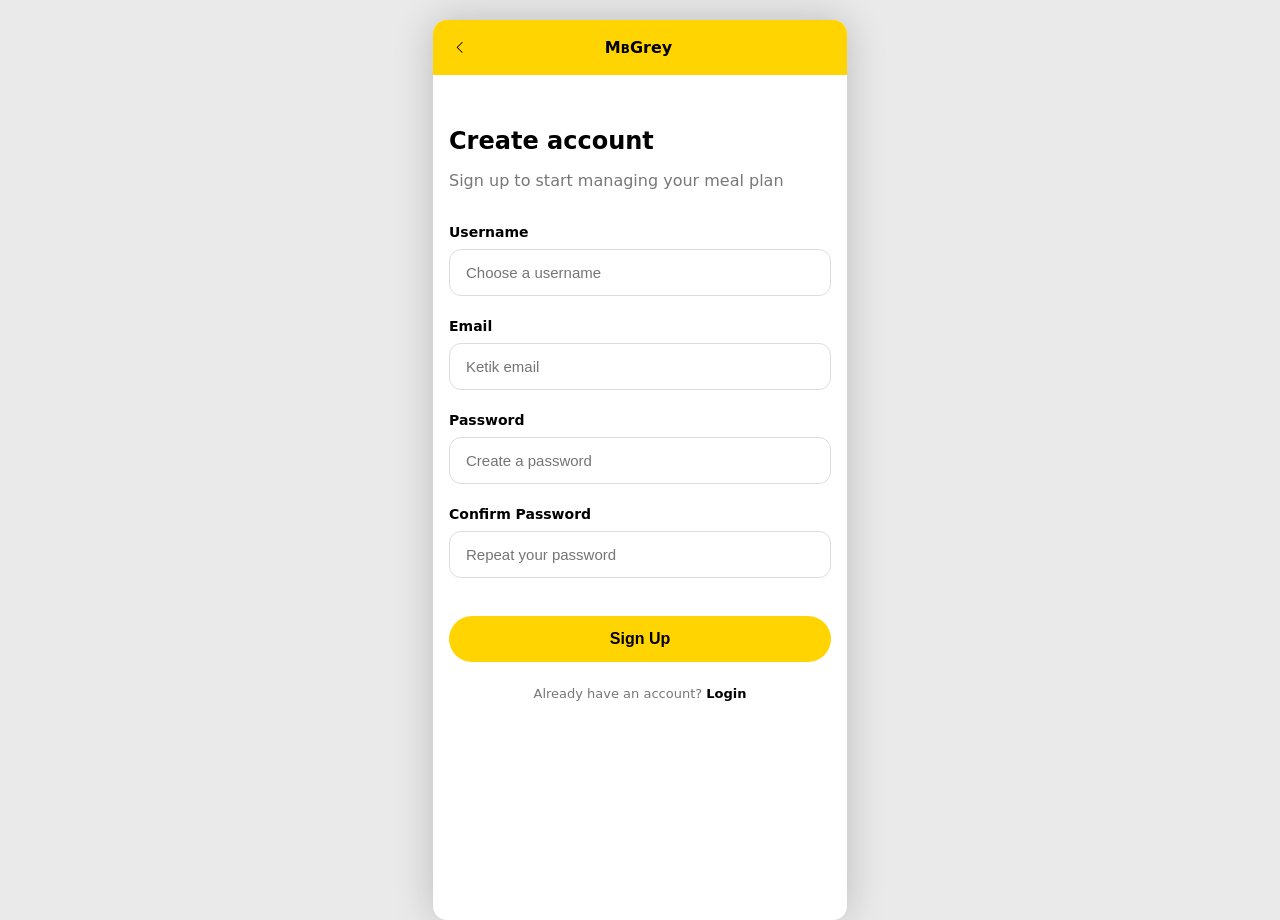
<file: daftar.html>
<!DOCTYPE html>
<html lang="en">
<head>
  <meta charset="UTF-8" />
  <title>Sign Up</title>
  <meta name="viewport" content="width=device-width, initial-scale=1" />

  <link href="https://cdn.jsdelivr.net/npm/bootstrap-icons/font/bootstrap-icons.css" rel="stylesheet">
  <link rel="stylesheet" href="assets/style.css" />
</head>
<body>

<div class="app-container">

  <header class="app-header">
    <div style="display:flex;align-items:center;justify-content:space-between;">
      <button class="icon-btn" onclick="history.back()">
        <i class="bi bi-chevron-left"></i>
      </button>
      <h4 style="margin:0;font-weight:700;">M<span style="font-size:12px;">B</span>Grey</h4>
      <div style="width:24px;"></div>
    </div>
  </header>

  <main class="app-content" style="padding-top:32px;">

    <h2 style="margin-bottom:8px;">Create account</h2>
    <p style="color:#777;margin-bottom:32px;">
      Sign up to start managing your meal plan
    </p>

    <form id="signupForm" style="width:100%;">

      <div style="margin-bottom:20px;">
        <label style="font-size:14px;font-weight:600;">Username</label>
        <input type="text" id="username" placeholder="Choose a username" required 
		style="width:100%;padding:14px 16px;border-radius:12px;border:1px solid #ddd;margin-top:8px;
            font-size:15px;"/>
      </div>
      
      <div style="margin-bottom:20px;">
        <label style="font-size:14px;font-weight:600;">Email</label>
        <input type="text" id="email" placeholder="Ketik email" required
          style="width:100%;padding:14px 16px;border-radius:12px;border:1px solid #ddd;margin-top:8px;font-size:15px;"/>
      </div>

      <div style="margin-bottom:20px;">
        <label style="font-size:14px;font-weight:600;">Password</label>
        <input type="password" id="password" placeholder="Create a password" required
          style="width:100%;padding:14px 16px;border-radius:12px;border:1px solid #ddd;margin-top:8px;font-size:15px;"/>
      </div>

      <div style="margin-bottom:28px;">
        <label style="font-size:14px;font-weight:600;">Confirm Password</label>
        <input type="password" id="confirmPassword" placeholder="Repeat your password" required 
		style="width:100%;padding:14px 16px;border-radius:12px;border:1px solid #ddd;margin-top:8px;font-size:15px;"/>
      </div>

      <button type="submit" class="btn-make" style="background:#FFD400;border:none;padding:14px;font-size:16px;border-radius:999px;">
        Sign Up
      </button>

    </form>

    <p style="text-align:center;margin-top:24px;font-size:13px;color:#777; ">
      Already have an account?
      <a href="login.html" style="font-weight:700;color:#000;text-decoration:none;">
        Login
      </a>
    </p>

  </main>

</div>

<script>
  document.getElementById('signupForm').addEventListener('submit', function (e) {
    e.preventDefault()

    const username = document.getElementById('username').value
    const password = document.getElementById('password').value
    const confirmPassword = document.getElementById('confirmPassword').value

    if (password !== confirmPassword) {
      alert('Password tidak sama')
      return
    }

    localStorage.setItem('registeredUsername', username)
    localStorage.setItem('registeredPassword', password)

    alert('Signup berhasil, silakan login')
    window.location.href = 'login.html'
  })
</script>

</body>
</html>
</file>
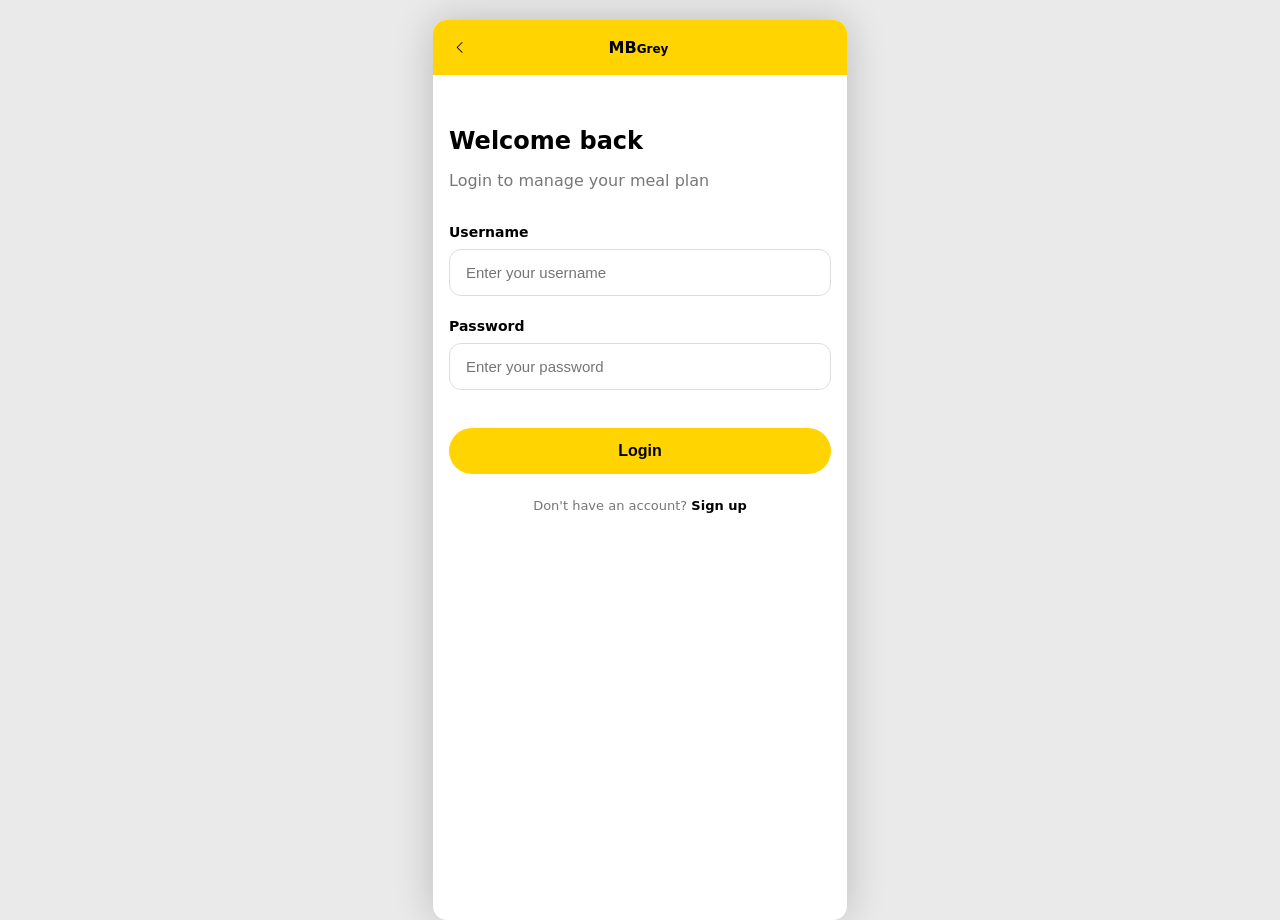
<file: login.html>
<!DOCTYPE html>
<html lang="en">
<head>
  <meta charset="UTF-8" />
  <title>Login</title>
  <meta name="viewport" content="width=device-width, initial-scale=1" />

  <link href="https://cdn.jsdelivr.net/npm/bootstrap-icons/font/bootstrap-icons.css" rel="stylesheet">
  <link rel="stylesheet" href="assets/style.css" />
</head>
<body>

<div class="app-container">

  <header class="app-header">
    <div style="display:flex;align-items:center;justify-content:space-between;">
      <button class="icon-btn" onclick="history.back()">
        <i class="bi bi-chevron-left"></i>
      </button>
      <h4 style="margin:0;font-weight:700;">MB<span style="font-size:12px;">Grey</span></h4>
      <div style="width:24px;"></div>
    </div>
  </header>

  <main class="app-content" style="padding-top:32px;">

    <h2 style="margin-bottom:8px;">Welcome back</h2>
    <p style="color:#777;margin-bottom:32px;">
      Login to manage your meal plan
    </p>

    <form id="loginForm" style="width:100%;">

      <div style="margin-bottom:20px;">
        <label style="font-size:14px;font-weight:600;">Username</label>
        <input type="text" id="username" placeholder="Enter your username" required style="width:100%;padding:14px 16px;border-radius:12px;border:1px solid #ddd;margin-top:8px;
            font-size:15px;"/>
      </div>

      <div style="margin-bottom:28px;">
        <label style="font-size:14px;font-weight:600;">Password</label>
        <input type="password" id="password" placeholder="Enter your password" required
          style="width:100%;padding:14px 16px;border-radius:12px;border:1px solid #ddd;margin-top:8px;font-size:15px;"/>
      </div>

      <button type="submit" class="btn-make"style="background:#FFD400;border:none;padding:14px;font-size:16px;border-radius:999px;">
        Login
      </button>

    </form>

    <p style=" text-align:center; margin-top:24px; font-size:13px; color:#777;">
      Don't have an account?
      <a href="signup.html" style="font-weight:700;color:#000;text-decoration:none;">
        Sign up
      </a>
    </p>

  </main>

</div>

<script>
  
  document.getElementById('loginForm').addEventListener('submit', function (e) {
    e.preventDefault()

    const username = document.getElementById('username')
    const password = document.getElementById('password')

    if (username && password) {
      localStorage.setItem('isLoggedIn', 'true')
      localStorage.setItem('username', username)

      window.location.href = 'index.html'
    }
  })
</script>

</body>
</html>
</file>
<file: assets/style.css>
* {
  box-sizing: border-box;
}

html, body {
  margin: 0;
  padding: 0;
  height: 100%;
  background: #eaeaea;
  font-family: 'Inter', system-ui, sans-serif;
}

/* =====================================================
   mobile first display
   ===================================================== */
.app-container {
  max-width: 414px;
  width: 100%;
  min-height: 100vh;
  margin: 0 auto;
  background: #ffffff;
  position: relative;
  overflow-x: hidden;
  display: flex;
  flex-direction: column;
}

@media (min-width: 768px) {
  .app-container {
    box-shadow: 0 0 40px rgba(0,0,0,0.2);
    border-radius: 14px;
    margin: 20px auto;
  }
}

/* =====================================================
   header bakal global index
   ===================================================== */
.app-header {
  background: #FFD400;
  padding: 16px;
  position: sticky;
  top: 0;
  z-index: 10;
}

/* =====================================================
   ikon tombol
   ===================================================== */
.icon-btn {
  background: none;
  border: none;
  padding: 4px;
  cursor: pointer;
}

/* =====================================================
   bar search
   ===================================================== */
.search-bar {
  display: none;
  align-items: center;
  gap: 8px;
  padding: 10px 16px;
  background: #FFD400;
  border-top: 1px solid rgba(0,0,0,0.1);
}

.search-bar.active {
  display: flex;
}

.search-bar i {
  font-size: 18px;
}

.search-bar input {
  flex: 1;
  border: none;
  outline: none;
  padding: 8px 10px;
  border-radius: 8px;
  font-size: 14px;
}

/* =====================================================
   konten utama
   ===================================================== */
.app-content {
  padding: 16px;
  padding-bottom: 100px;
}

/* =====================================================
   resep harian
   ===================================================== */
.recipe-card {
  position: relative;
  border-radius: 16px;
  overflow: hidden;
}

.recipe-card img {
  width: 100%;
  height: 200px;
  object-fit: cover;
}

.recipe-overlay {
  position: absolute;
  bottom: 0;
  width: 100%;
  padding: 16px;
  background: linear-gradient(to top, rgba(0,0,0,0.7), transparent);
  color: #fff;
}

.btn-make {
  width: 100%;
  border-radius: 999px;
  margin-top: 10px;
  font-weight: 600;
}

/* =====================================================
   makanan tampilan mini
   ===================================================== */
.meal-mini img {
  width: 100%;
  border-radius: 12px;
}

.meal-mini p {
  margin: 6px 0 0;
  font-weight: 600;
}

.meal-mini small {
  color: #777;
}

/* =====================================================
   baru dicek
   ===================================================== */
.meal-row {
  display: flex;
  gap: 12px;
  margin-bottom: 16px;
  align-items: flex-start;
}

.meal-row img {
  width: 72px;
  height: 72px;
  border-radius: 12px;
  object-fit: cover;
}

.meal-row h6 {
  margin: 0;
}

.meal-row p {
  font-size: 12px;
  color: #777;
  margin: 4px 0 0;
}

/* =====================================================
   detail resep yang header
   ===================================================== */
.detail-header {
  position: relative;
  width: 100%;
  height: 260px;
  overflow: hidden;
}

.detail-header img {
  width: 100%;
  height: 100%;
  object-fit: cover;
}

.header-overlay {
  position: absolute;
  inset: 0;
  padding: 16px;
  display: flex;
  justify-content: space-between;
  align-items: flex-start;
  background: linear-gradient(
    to bottom,
    rgba(0,0,0,0.55),
    rgba(0,0,0,0.15),
    transparent
  );
  color: #fff;
}

.header-overlay h4 {
  margin: 0;
  font-weight: 700;
}

.header-overlay h4 span {
  color: #FFD400;
}

/* =====================================================
   detail resep yang konten
   ===================================================== */
.detail-content {
  padding: 16px;
  padding-bottom: 120px;
}

.detail-content h1 {
  margin: 6px 0 8px;
  font-size: 22px;
}

.author {
  font-size: 13px;
  color: #777;
  margin: 0;
}

.meta {
  font-size: 13px;
  color: #777;
  margin: 8px 0;
}

/* =====================================================
   baris cek button
   ===================================================== */
.actions {
  display: flex;
  justify-content: space-between;
  align-items: center;
  margin: 14px 0 20px;
}

.ghost-btn {
  border: 1px solid #ddd;
  background: #fff;
  border-radius: 999px;
  padding: 6px 14px;
  font-size: 13px;
  cursor: pointer;
}

/* =====================================================
   section konten
   ===================================================== */
.section {
  margin-bottom: 28px;
}

.section h3 {
  font-size: 16px;
  margin-bottom: 12px;
  display: flex;
  align-items: center;
  gap: 8px;
}

/* =====================================================
   resep
   ===================================================== */
.ingredients {
  list-style: none;
  padding: 0;
  margin: 0 0 10px;
}

.ingredients li {
  display: flex;
  justify-content: space-between;
  padding: 6px 0;
  font-size: 14px;
  border-bottom: 1px dashed #eee;
}

.sub {
  font-size: 13px;
  color: #777;
  margin: 12px 0 6px;
}

/* =====================================================
   step by step masakan
   ===================================================== */
.steps p {
  font-size: 14px;
  line-height: 1.5;
  margin: 0 0 12px;
}

/* =====================================================
   kasih rating
   ===================================================== */
.stars i {
  font-size: 20px;
  color: #ccc;
  cursor: pointer;
}

textarea {
  width: 100%;
  min-height: 80px;
  border-radius: 10px;
  border: 1px solid #ddd;
  padding: 10px;
  margin: 10px 0;
  font-family: inherit;
}

.btn-primary {
  width: 100%;
  border: none;
  border-radius: 999px;
  padding: 12px;
  background: #FFD400;
  font-weight: 700;
  cursor: pointer;
}

/* =====================================================
   bottom navigasi
   ===================================================== */
.bottom-nav {
  position: fixed;
  bottom: 0;
  left: 50%;
  transform: translateX(-50%);
  max-width: 414px;
  width: 100%;
  background: #FFD400;
  display: flex;
  justify-content: space-around;
  padding: 10px 0;
  z-index: 20;
}

.bottom-nav a.nav-item {
  text-decoration: none;
  color: inherit;
}

.nav-item {
  text-align: center;
  padding: 6px 12px;
  font-size: 12px;
  cursor: pointer;
  color: #333;
}

.nav-item i {
  font-size: 18px;
  display: block;
}

.nav-item.active {
  font-weight: 700;
}
</file>
